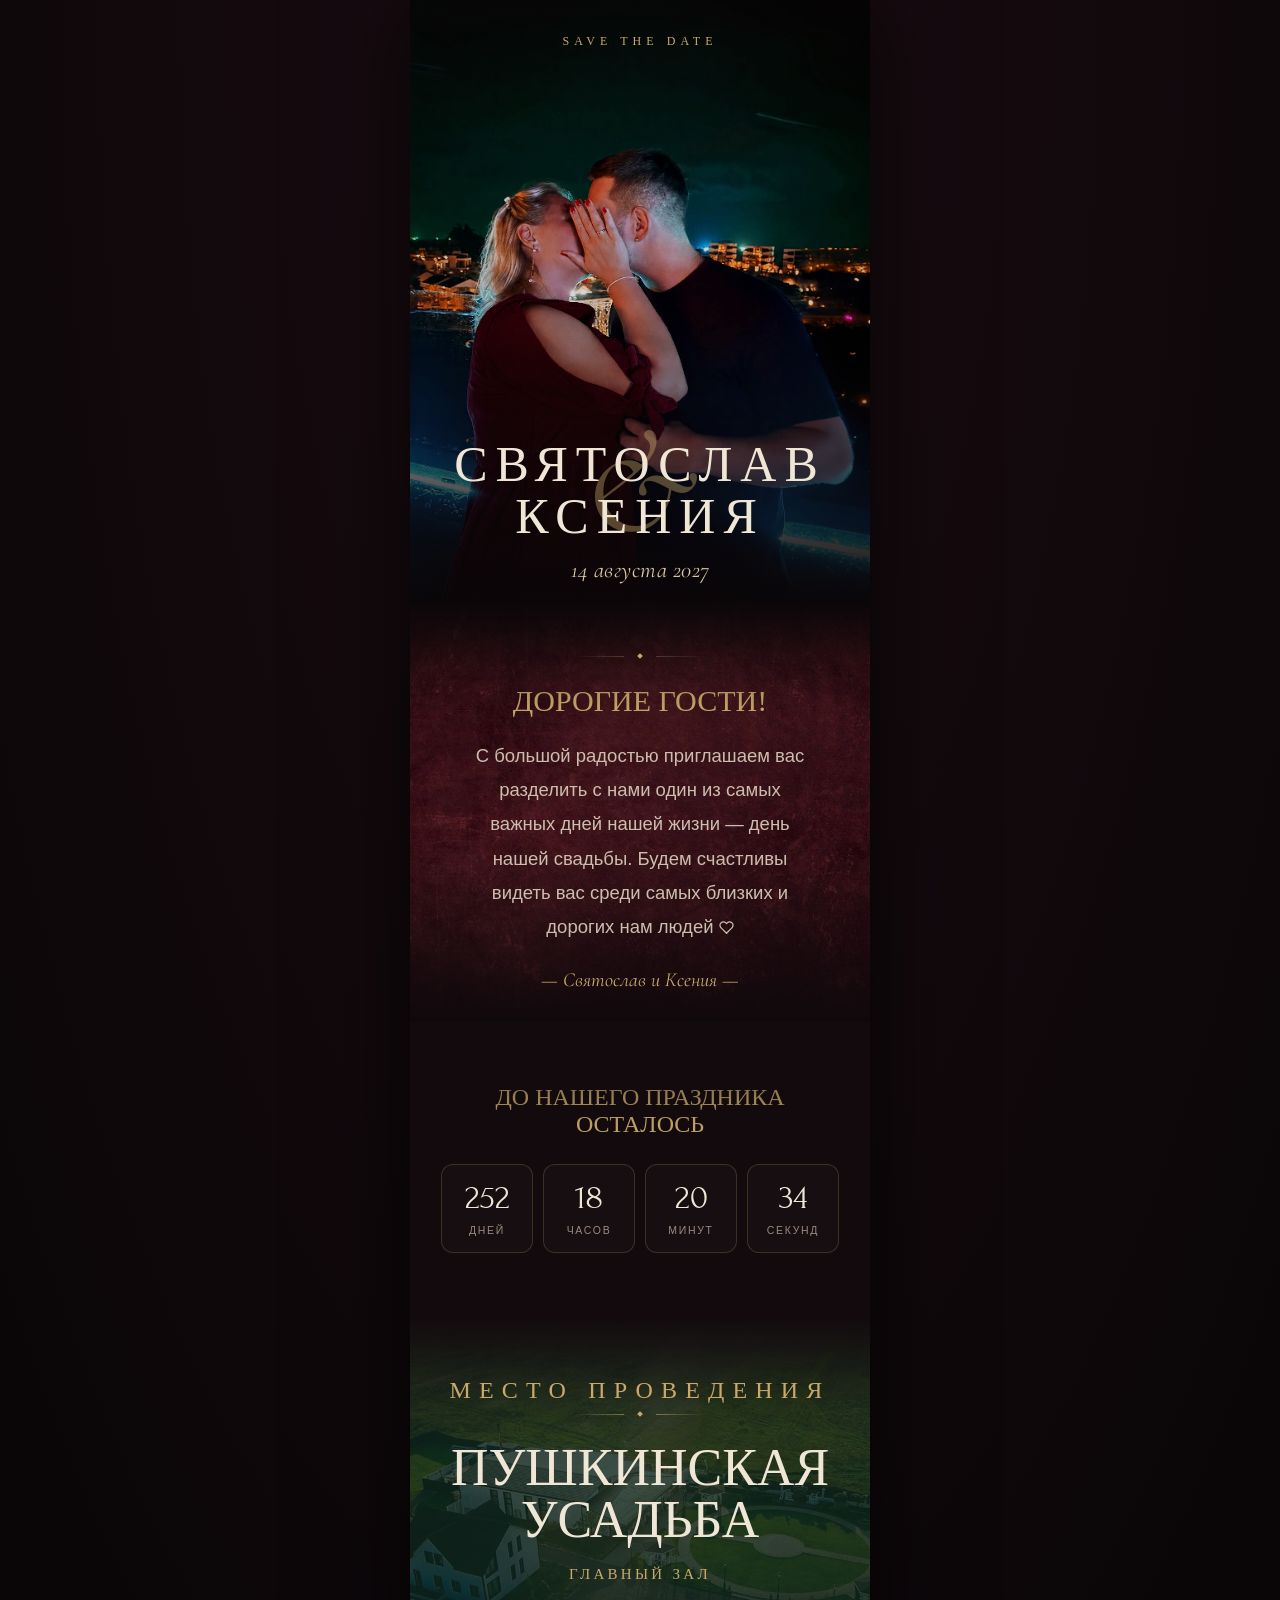
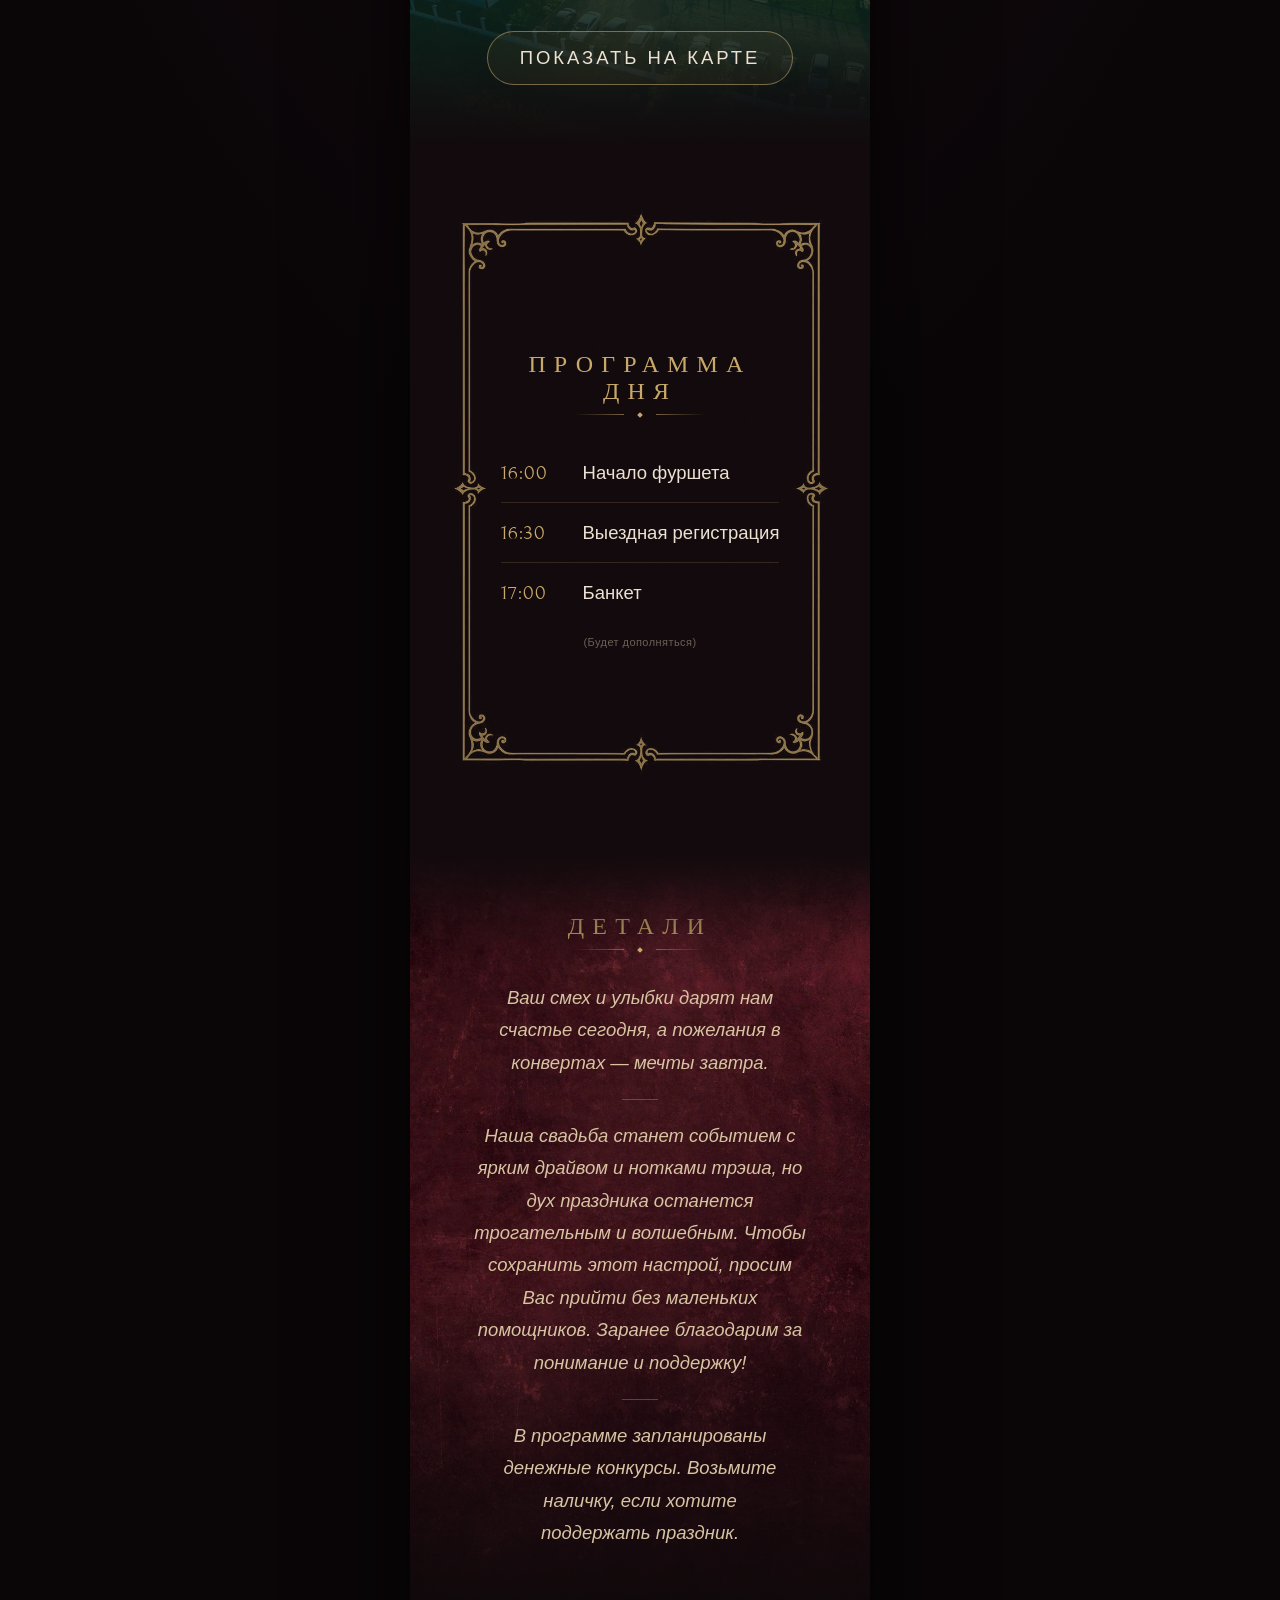
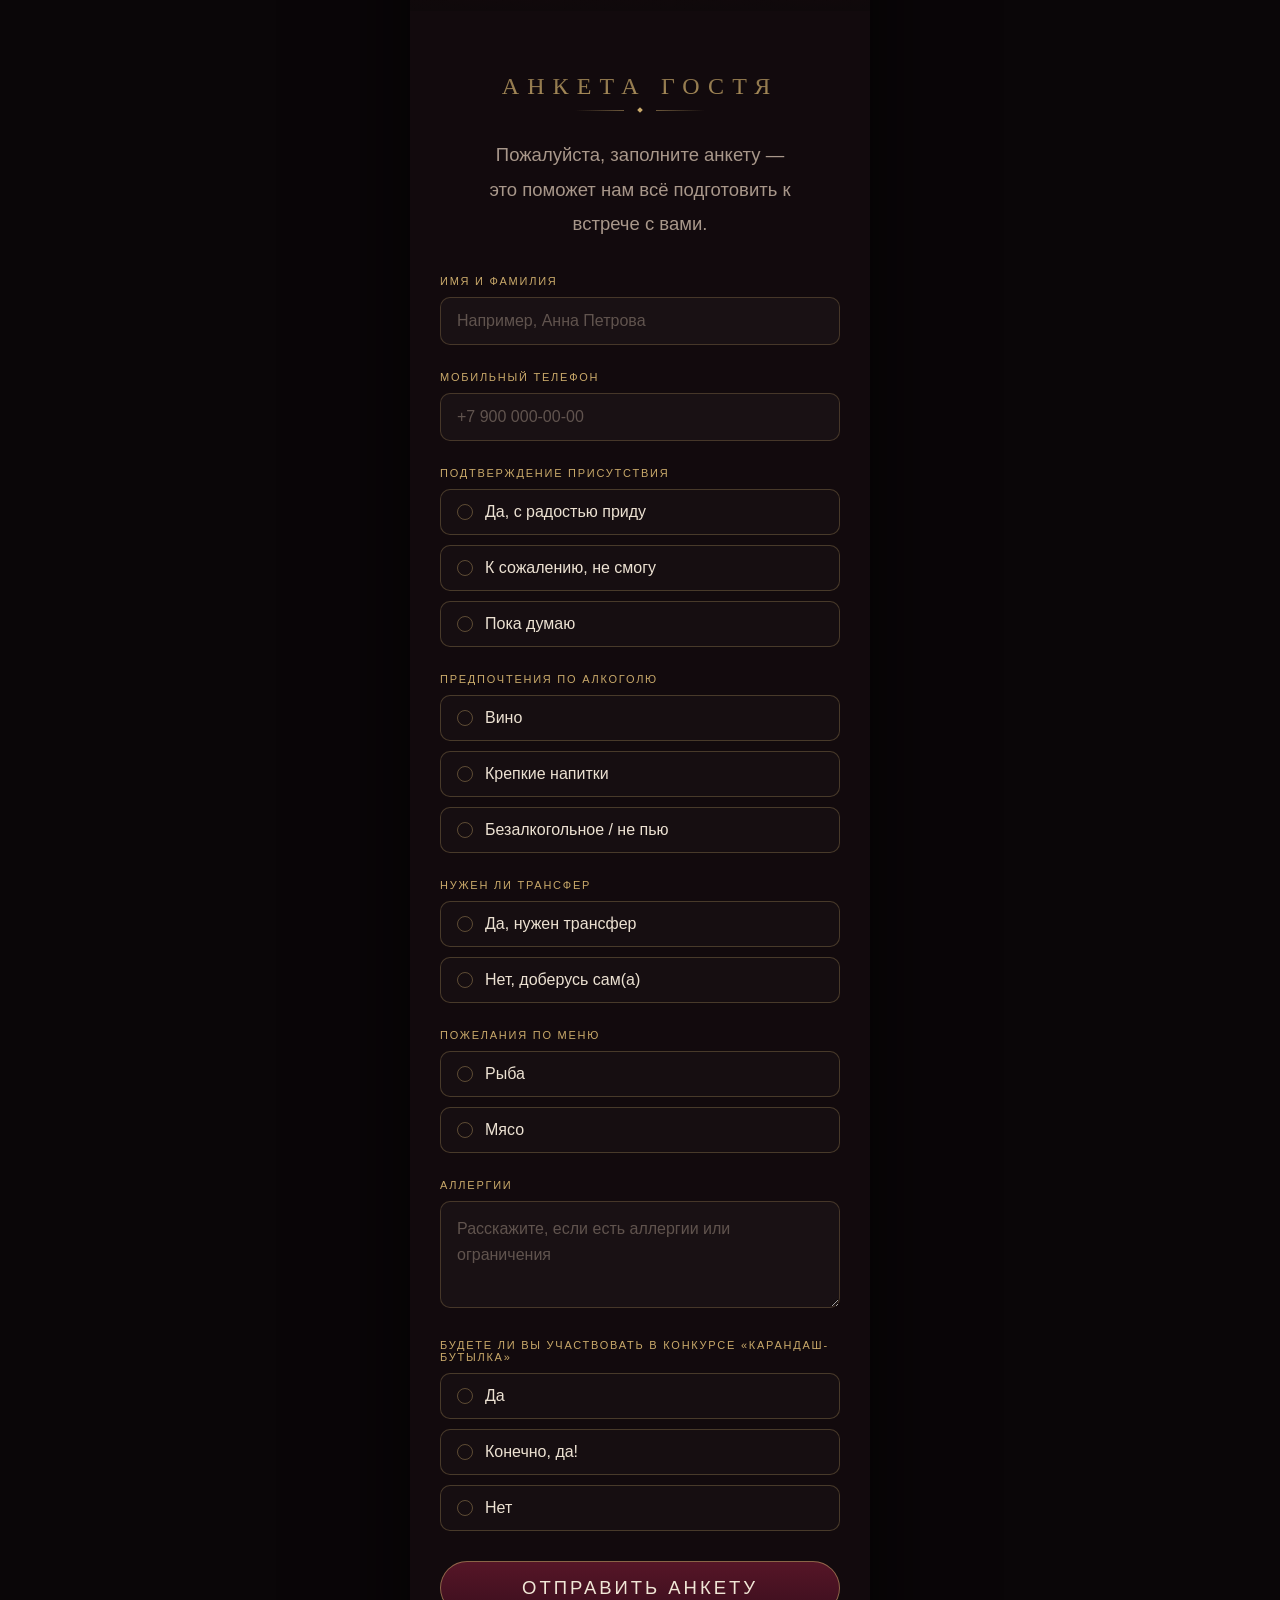
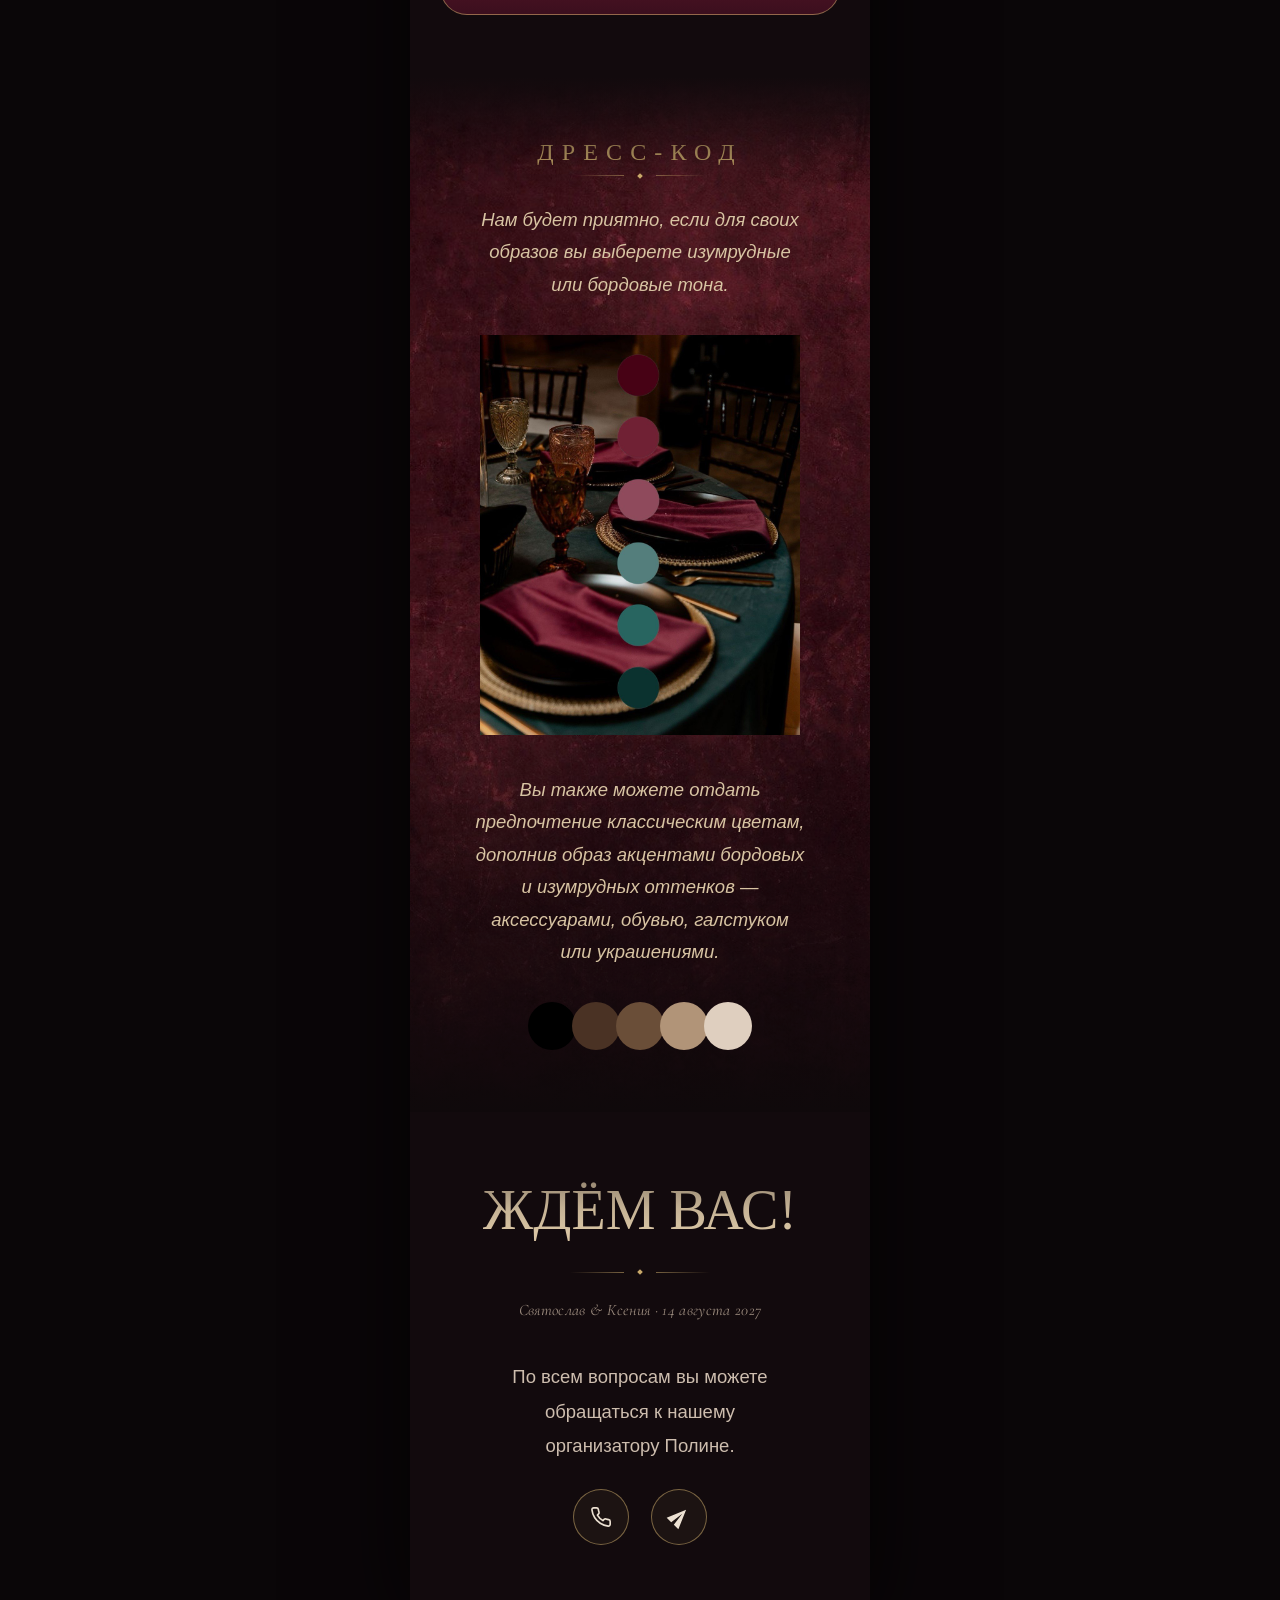
<file: index.html>
<!DOCTYPE html>
<html lang="ru">
<head>
<meta charset="utf-8">
<meta name="viewport" content="width=device-width, initial-scale=1">
<title>Святослав и Ксения — свадебное приглашение</title>
<link rel="icon" type="image/svg+xml" href="assets/favicon.svg">
<link rel="preconnect" href="https://fonts.googleapis.com">
<link rel="preconnect" href="https://fonts.gstatic.com" crossorigin>
<link href="https://fonts.googleapis.com/css2?family=Forum&family=Cormorant+Garamond:ital,wght@0,400;0,500;0,600;1,400;1,500;1,600&family=PT+Sans:wght@400;700&display=swap" rel="stylesheet">
<link href="https://fonts.cdnfonts.com/css/felidae" rel="stylesheet">
<link href="https://fonts.cdnfonts.com/css/poiret-one" rel="stylesheet">
<link rel="stylesheet" href="styles.css">
<script src="https://www.google.com/recaptcha/api.js?render=6Lfn7OAtAAAAABQyjv0iD5N-5kvRhlBTNGX9OBjZ" async defer></script>
</head>
<body>
<div class="page">
  <div class="card">

    <!-- ===== HERO ===== -->
    <div class="hero">
      <img src="assets/couple.jpg" alt="Святослав и Ксения" class="hero-photo" onerror="this.style.display='none'">
      <div class="hero-overlay"></div>
      <div class="hero-eyebrow">Save the date</div>
      <div class="hero-text">
        <div class="hero-name">Святослав</div>
        <div class="hero-amp">&amp;</div>
        <div class="hero-name">Ксения</div>
        <div class="hero-date">14 августа 2027</div>
      </div>
    </div>

    <!-- ===== INVITATION ===== -->
    <section class="section section--maroon center" style="padding-top:34px;padding-bottom:30px;">
      <div class="section-fade" style="--fade-from:#0a0608;"></div>
      <div class="divider" style="margin-top:20px;"><span class="divider-line"></span><span class="divider-dot"></span><span class="divider-line"></span></div>
      <h2 class="script-title" style="font-size:30px;color:#c9a96a;">Дорогие гости!</h2>
      <p class="body-text" style="max-width:340px;margin-left:auto;margin-right:auto;">С большой радостью приглашаем вас разделить с нами один из самых важных дней нашей жизни — день нашей свадьбы. Будем счастливы видеть вас среди самых близких и дорогих нам людей <svg width="15" height="15" viewBox="0 0 24 24" fill="none" stroke="#cdbdae" stroke-width="2" stroke-linecap="round" stroke-linejoin="round" style="vertical-align:-2px;"><path d="M20.84 4.61a5.5 5.5 0 0 0-7.78 0L12 5.67l-1.06-1.06a5.5 5.5 0 0 0-7.78 7.78l1.06 1.06L12 21.23l7.78-7.78 1.06-1.06a5.5 5.5 0 0 0 0-7.78z"></path></svg></p>
      <div class="signature">— Святослав и Ксения —</div>
    </section>

    <!-- ===== COUNTDOWN ===== -->
    <section class="section section--dark center">
      <div class="section-fade" style="--fade-from:#120a0d;"></div>
      <div class="script-sub">До нашего праздника осталось</div>
      <div class="countdown">
        <div class="countdown-cell"><div class="countdown-num" id="cd-d">—</div><div class="countdown-label">дней</div></div>
        <div class="countdown-cell"><div class="countdown-num" id="cd-h">00</div><div class="countdown-label">часов</div></div>
        <div class="countdown-cell"><div class="countdown-num" id="cd-m">00</div><div class="countdown-label">минут</div></div>
        <div class="countdown-cell"><div class="countdown-num" id="cd-s">00</div><div class="countdown-label">секунд</div></div>
      </div>
    </section>

    <!-- ===== VENUE ===== -->
    <section class="section section--photo center">
      <img src="assets/venue.jpg" alt="Пушкинская усадьба" class="section-bg" onerror="this.style.display='none'">
      <div class="section-bg-overlay section-bg-overlay--green"></div>
      <div class="section-fade" style="--fade-from:#120a0d;"></div>
      <div class="section-fade section-fade--bottom" style="--fade-to:#120a0d;"></div>
      <div class="section-content">
        <div class="eyebrow">Место проведения</div>
        <div class="divider"><span class="divider-line"></span><span class="divider-dot"></span><span class="divider-line"></span></div>
        <div class="venue-name">Пушкинская усадьба</div>
        <div class="venue-hall">Главный зал</div>
        <a href="https://yandex.ru/maps/-/CTv2RVkk" target="_blank" rel="noopener" class="btn btn--outline">Показать на карте</a>
      </div>
    </section>

    <!-- ===== SCHEDULE ===== -->
    <section class="section section--dark center" style="padding-top:14px;padding-bottom:14px;">
      <div class="section-fade" style="--fade-from:#120a0d;"></div>
      <div class="schedule-frame">
        <div class="schedule-frame-art"></div>
        <div class="schedule-frame-content">
          <div class="eyebrow">Программа дня</div>
          <div class="divider"><span class="divider-line"></span><span class="divider-dot"></span><span class="divider-line"></span></div>
          <div class="schedule">
            <div class="schedule-item">
              <div class="schedule-time">16:00</div>
              <div class="schedule-label">Начало фуршета</div>
            </div>
            <div class="schedule-item">
              <div class="schedule-time">16:30</div>
              <div class="schedule-label">Выездная регистрация</div>
            </div>
            <div class="schedule-item">
              <div class="schedule-time">17:00</div>
              <div class="schedule-label">Банкет</div>
            </div>
          </div>
          <div class="schedule-note">(Будет дополняться)</div>
        </div>
      </div>
    </section>

    <!-- ===== DETAILS ===== -->
    <section class="section section--maroon center">
      <div class="section-fade" style="--fade-from:#120a0d;"></div>
      <div class="eyebrow">Детали</div>
      <div class="divider" style="margin-bottom:30px;"><span class="divider-line"></span><span class="divider-dot"></span><span class="divider-line"></span></div>
      <p class="script-quote" style="margin-bottom:20px;">Ваш смех и улыбки дарят нам счастье сегодня, а пожелания в конвертах — мечты завтра.</p>
      <div class="mini-divider"></div>
      <p class="script-quote" style="margin-bottom:20px;">Наша свадьба станет событием с ярким драйвом и нотками трэша, но дух праздника останется трогательным и волшебным. Чтобы сохранить этот настрой, просим Вас прийти без маленьких помощников. Заранее благодарим за понимание и поддержку!</p>
      <div class="mini-divider"></div>
      <p class="script-quote" style="margin-bottom:0;">В программе запланированы денежные конкурсы. Возьмите наличку, если хотите поддержать праздник.</p>
    </section>

    <!-- ===== GUEST FORM ===== -->
    <section class="section section--dark">
      <div class="section-fade" style="--fade-from:#120a0d;"></div>
      <div class="center" style="margin-bottom:34px;">
        <div class="eyebrow">Анкета гостя</div>
        <div class="divider"><span class="divider-line"></span><span class="divider-dot"></span><span class="divider-line"></span></div>
        <p class="body-text" style="max-width:320px;margin:0 auto;color:#a8978a;">Пожалуйста, заполните анкету — это поможет нам всё подготовить к встрече с вами.</p>
      </div>

      <form id="guest-form" class="form" novalidate>
        <div class="field">
          <label class="field-label">Имя и фамилия</label>
          <input type="text" name="name" id="f-name" placeholder="Например, Анна Петрова" required>
        </div>

        <div class="field">
          <label class="field-label">Мобильный телефон</label>
          <input type="tel" name="phone" id="f-phone" placeholder="+7 900 000-00-00" required>
        </div>

        <div class="field">
          <label class="field-label">Подтверждение присутствия</label>
          <div class="option-group" data-group="attend" data-type="radio">
            <div class="option-row" data-value="Да, с радостью приду"><span class="option-dot"></span><span class="option-label">Да, с радостью приду</span></div>
            <div class="option-row" data-value="К сожалению, не смогу"><span class="option-dot"></span><span class="option-label">К сожалению, не смогу</span></div>
            <div class="option-row" data-value="Пока думаю"><span class="option-dot"></span><span class="option-label">Пока думаю</span></div>
          </div>
        </div>

        <div class="field">
          <label class="field-label">Предпочтения по алкоголю</label>
          <div class="option-group" data-group="alcoholType" data-type="radio">
            <div class="option-row" data-value="Вино"><span class="option-dot"></span><span class="option-label">Вино</span></div>
            <div class="option-row" data-value="Крепкие напитки"><span class="option-dot"></span><span class="option-label">Крепкие напитки</span></div>
            <div class="option-row" data-value="Безалкогольное / не пью"><span class="option-dot"></span><span class="option-label">Безалкогольное / не пью</span></div>
          </div>

          <div class="sub-block" id="wine-block" hidden>
            <div>
              <div class="sub-label">Цвет вина</div>
              <div class="option-group" data-group="wineColor" data-type="radio">
                <div class="option-row" data-value="Красное"><span class="option-dot"></span><span class="option-label">Красное</span></div>
                <div class="option-row" data-value="Белое"><span class="option-dot"></span><span class="option-label">Белое</span></div>
              </div>
            </div>
            <div>
              <div class="sub-label">Сухость</div>
              <div class="option-group" data-group="wineSweet" data-type="radio">
                <div class="option-row" data-value="Сухое"><span class="option-dot"></span><span class="option-label">Сухое</span></div>
                <div class="option-row" data-value="Полусухое"><span class="option-dot"></span><span class="option-label">Полусухое</span></div>
                <div class="option-row" data-value="Полусладкое"><span class="option-dot"></span><span class="option-label">Полусладкое</span></div>
              </div>
            </div>
          </div>

          <div class="sub-block" id="spirit-block" hidden>
            <div class="sub-label">Крепкий напиток</div>
            <div class="option-group" data-group="spirit" data-type="radio">
              <div class="option-row" data-value="Водка"><span class="option-dot"></span><span class="option-label">Водка</span></div>
              <div class="option-row" data-value="Коньяк"><span class="option-dot"></span><span class="option-label">Коньяк</span></div>
              <div class="option-row" data-value="Джин"><span class="option-dot"></span><span class="option-label">Джин</span></div>
              <div class="option-row" data-value="Виски"><span class="option-dot"></span><span class="option-label">Виски</span></div>
              <div class="option-row" data-value="Ром"><span class="option-dot"></span><span class="option-label">Ром</span></div>
            </div>
          </div>
        </div>

        <div class="field">
          <label class="field-label">Нужен ли трансфер</label>
          <div class="option-group" data-group="transfer" data-type="radio">
            <div class="option-row" data-value="Да, нужен трансфер"><span class="option-dot"></span><span class="option-label">Да, нужен трансфер</span></div>
            <div class="option-row" data-value="Нет, доберусь сам(а)"><span class="option-dot"></span><span class="option-label">Нет, доберусь сам(а)</span></div>
          </div>
        </div>

        <div class="field">
          <label class="field-label">Пожелания по меню</label>
          <div class="option-group" data-group="menuChoice" data-type="radio">
            <div class="option-row" data-value="Рыба"><span class="option-dot"></span><span class="option-label">Рыба</span></div>
            <div class="option-row" data-value="Мясо"><span class="option-dot"></span><span class="option-label">Мясо</span></div>
          </div>
        </div>

        <div class="field">
          <label class="field-label">Аллергии</label>
          <textarea name="allergies" id="f-allergies" rows="3" placeholder="Расскажите, если есть аллергии или ограничения"></textarea>
        </div>

        <div class="field">
          <label class="field-label">Будете ли вы участвовать в конкурсе «Карандаш-бутылка»</label>
          <div class="option-group" data-group="pencil" data-type="radio" data-pencil-joke="true">
            <div class="option-row" data-value="Да"><span class="option-dot"></span><span class="option-label">Да</span></div>
            <div class="option-row" data-value="Конечно, да!"><span class="option-dot"></span><span class="option-label">Конечно, да!</span></div>
            <div class="option-row" data-value="Нет"><span class="option-dot"></span><span class="option-label">Нет</span></div>
          </div>
        </div>

        <button type="submit" class="btn btn--fill" id="f-submit">Отправить анкету</button>
        <div class="form-error" id="f-error" hidden>Пожалуйста, заполните все пункты анкеты.</div>
      </form>

      <div class="thanks" id="thanks" hidden>
        <div class="thanks-dot"></div>
        <div class="script-title" style="font-size:34px;">Спасибо!</div>
        <p class="body-text">Мы получили вашу анкету.<br>До встречи на нашем празднике!</p>
      </div>
    </section>

    <!-- ===== DRESS CODE ===== -->
    <section class="section section--maroon center">
      <div class="section-fade" style="--fade-from:#120a0d;"></div>
      <div class="eyebrow">Дресс-код</div>
      <div class="divider"><span class="divider-line"></span><span class="divider-dot"></span><span class="divider-line"></span></div>
      <p class="script-quote" style="max-width:330px;margin:0 auto 34px;">Нам будет приятно, если для своих образов вы выберете изумрудные или бордовые тона.</p>
      <img src="assets/dresscode-palette.jpg" alt="Палитра дресс-кода" class="dresscode-img" onerror="this.style.display='none'">
      <p class="script-quote" style="max-width:330px;margin:34px auto 0;">Вы также можете отдать предпочтение классическим цветам, дополнив образ акцентами бордовых и изумрудных оттенков — аксессуарами, обувью, галстуком или украшениями.</p>
      <div class="dresscode-swatches">
        <span class="dresscode-swatch" style="background:#000000;"></span>
        <span class="dresscode-swatch" style="background:#4A3224;"></span>
        <span class="dresscode-swatch" style="background:#6A4E38;"></span>
        <span class="dresscode-swatch" style="background:#B19478;"></span>
        <span class="dresscode-swatch" style="background:#DFCFBF;"></span>
      </div>
    </section>

    <!-- ===== CLOSING ===== -->
    <section class="section section--dark center" style="padding:70px 30px 80px;">
      <div class="section-fade" style="--fade-from:#120a0d;"></div>
      <div class="closing-title">Ждём вас!</div>
      <div class="divider" style="width:140px;margin-top:32px;"><span class="divider-line"></span><span class="divider-dot"></span><span class="divider-line"></span></div>
      <div class="closing-sub">Святослав &amp; Ксения · 14 августа 2027</div>
      <p class="body-text" style="max-width:320px;margin:40px auto 0;">По всем вопросам вы можете обращаться к нашему организатору Полине.</p>
      <div class="contact-row">
        <a href="tel:+79817024401" class="contact-btn" aria-label="Позвонить">
          <svg width="22" height="22" viewBox="0 0 24 24" fill="none" stroke="#ece1d2" stroke-width="1.8" stroke-linecap="round" stroke-linejoin="round"><path d="M22 16.92v3a2 2 0 0 1-2.18 2 19.79 19.79 0 0 1-8.63-3.07 19.5 19.5 0 0 1-6-6 19.79 19.79 0 0 1-3.07-8.67A2 2 0 0 1 4.11 2h3a2 2 0 0 1 2 1.72c.127.96.362 1.903.7 2.81a2 2 0 0 1-.45 2.11L8.09 9.91a16 16 0 0 0 6 6l1.27-1.27a2 2 0 0 1 2.11-.45c.907.338 1.85.573 2.81.7A2 2 0 0 1 22 16.92z"></path></svg>
        </a>
        <a href="https://t.me/apollina_smirnova" target="_blank" rel="noopener" class="contact-btn" aria-label="Написать в телеграм">
          <svg width="22" height="22" viewBox="0 0 24 24" fill="none" style="transform:rotate(-45deg);"><path d="M2 21l21-9L2 3v7l15 2-15 2v7z" fill="#ece1d2"></path></svg>
        </a>
      </div>
    </section>

  </div>
</div>
<script src="script.js"></script>
</body>
</html>
</file>
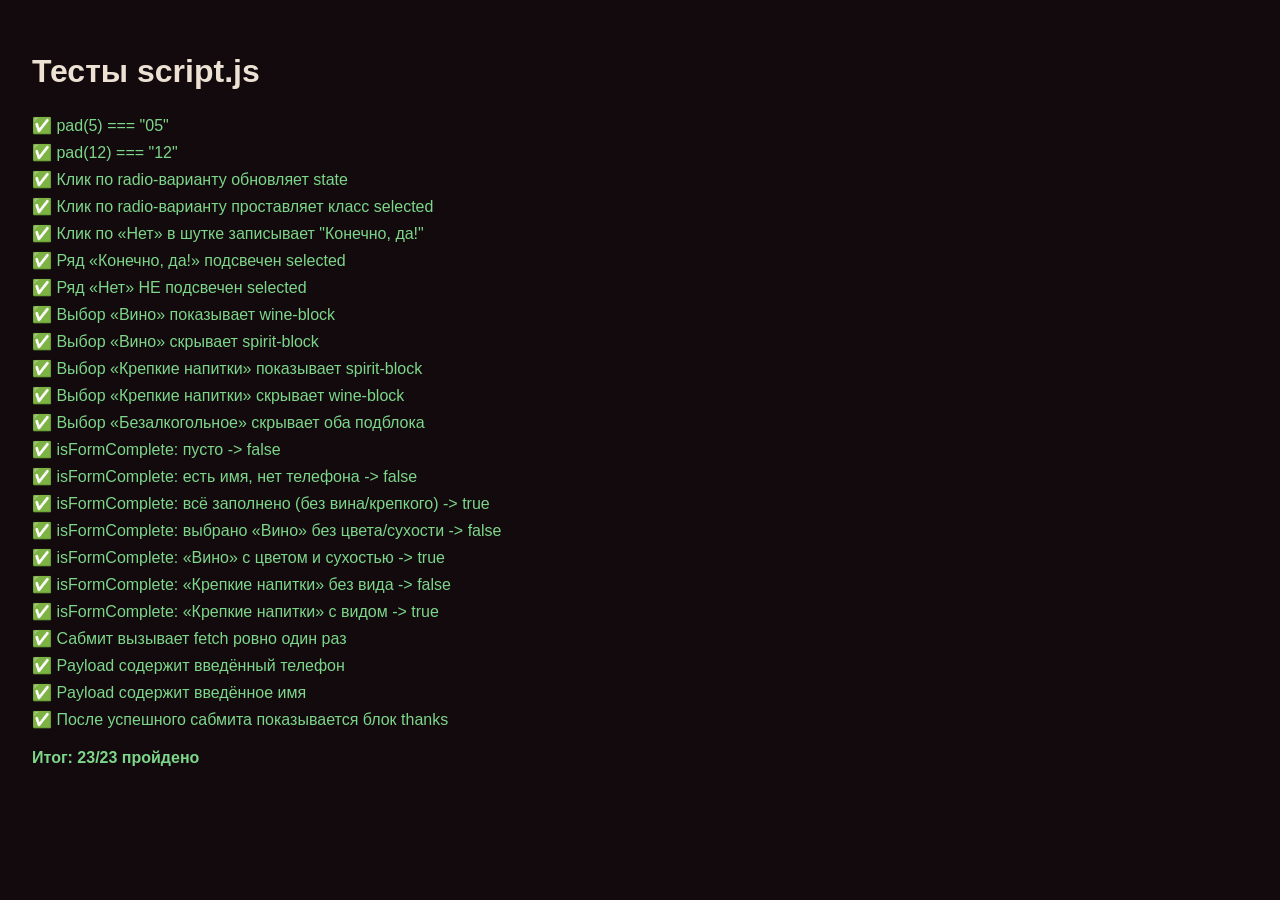
<file: tests/test.html>
<!DOCTYPE html>
<html lang="ru">
<head>
<meta charset="utf-8">
<title>Тесты script.js</title>
<style>
  body { font-family: sans-serif; background: #120a0d; color: #ece1d2; padding: 24px; }
  #results div { padding: 4px 0; }
  .pass { color: #7dd68a; }
  .fail { color: #e08b8b; }
  #summary { margin-top: 16px; font-weight: bold; }
  /* DOM-стаб не показываем, но не скрываем через display:none, чтобы hidden-атрибут отрабатывал как в реальной странице */
  #stub { display: none; }
</style>
</head>
<body>

<h1>Тесты script.js</h1>
<div id="results"></div>
<div id="summary"></div>

<!-- ===== DOM-СТАБ: минимальный набор элементов, которые трогает script.js ===== -->
<div id="stub">
  <div id="cd-d"></div>
  <div id="cd-h"></div>
  <div id="cd-m"></div>
  <div id="cd-s"></div>

  <form id="guest-form" novalidate>
    <input type="text" id="f-name">
    <input type="tel" id="f-phone">

    <div class="option-group" data-group="attend" data-type="radio">
      <div class="option-row" data-value="Да, с радостью приду"><span class="option-dot"></span><span class="option-label">Да, с радостью приду</span></div>
      <div class="option-row" data-value="К сожалению, не смогу"><span class="option-dot"></span><span class="option-label">К сожалению, не смогу</span></div>
      <div class="option-row" data-value="Пока думаю"><span class="option-dot"></span><span class="option-label">Пока думаю</span></div>
    </div>

    <div class="option-group" data-group="alcoholType" data-type="radio">
      <div class="option-row" data-value="Вино"><span class="option-dot"></span><span class="option-label">Вино</span></div>
      <div class="option-row" data-value="Крепкие напитки"><span class="option-dot"></span><span class="option-label">Крепкие напитки</span></div>
      <div class="option-row" data-value="Безалкогольное / не пью"><span class="option-dot"></span><span class="option-label">Безалкогольное / не пью</span></div>
    </div>

    <div id="wine-block" hidden>
      <div class="option-group" data-group="wineColor" data-type="radio">
        <div class="option-row" data-value="Красное"><span class="option-dot"></span><span class="option-label">Красное</span></div>
        <div class="option-row" data-value="Белое"><span class="option-dot"></span><span class="option-label">Белое</span></div>
      </div>
      <div class="option-group" data-group="wineSweet" data-type="radio">
        <div class="option-row" data-value="Сухое"><span class="option-dot"></span><span class="option-label">Сухое</span></div>
        <div class="option-row" data-value="Полусухое"><span class="option-dot"></span><span class="option-label">Полусухое</span></div>
        <div class="option-row" data-value="Полусладкое"><span class="option-dot"></span><span class="option-label">Полусладкое</span></div>
      </div>
    </div>

    <div id="spirit-block" hidden>
      <div class="option-group" data-group="spirit" data-type="radio">
        <div class="option-row" data-value="Водка"><span class="option-dot"></span><span class="option-label">Водка</span></div>
        <div class="option-row" data-value="Коньяк"><span class="option-dot"></span><span class="option-label">Коньяк</span></div>
        <div class="option-row" data-value="Джин"><span class="option-dot"></span><span class="option-label">Джин</span></div>
        <div class="option-row" data-value="Виски"><span class="option-dot"></span><span class="option-label">Виски</span></div>
        <div class="option-row" data-value="Ром"><span class="option-dot"></span><span class="option-label">Ром</span></div>
      </div>
    </div>

    <div class="option-group" data-group="transfer" data-type="radio">
      <div class="option-row" data-value="Да, нужен трансфер"><span class="option-dot"></span><span class="option-label">Да, нужен трансфер</span></div>
      <div class="option-row" data-value="Нет, доберусь сам(а)"><span class="option-dot"></span><span class="option-label">Нет, доберусь сам(а)</span></div>
    </div>

    <div class="option-group" data-group="menuChoice" data-type="radio">
      <div class="option-row" data-value="Рыба"><span class="option-dot"></span><span class="option-label">Рыба</span></div>
      <div class="option-row" data-value="Мясо"><span class="option-dot"></span><span class="option-label">Мясо</span></div>
    </div>

    <textarea id="f-allergies"></textarea>

    <div class="option-group" data-group="pencil" data-type="radio" data-pencil-joke="true">
      <div class="option-row" data-value="Да"><span class="option-dot"></span><span class="option-label">Да</span></div>
      <div class="option-row" data-value="Конечно, да!"><span class="option-dot"></span><span class="option-label">Конечно, да!</span></div>
      <div class="option-row" data-value="Нет"><span class="option-dot"></span><span class="option-label">Нет</span></div>
    </div>

    <button type="submit" id="f-submit">Отправить анкету</button>
    <div id="f-error" hidden></div>
  </form>

  <div id="thanks" hidden></div>
</div>

<!-- Сам тестируемый скрипт: top-level const/function становятся видны следующему <script> на этой же странице -->
<script src="../script.js"></script>

<script>
(function () {
  const resultsEl = document.getElementById('results');
  const summaryEl = document.getElementById('summary');
  let passed = 0;
  let total = 0;

  function assert(name, cond) {
    total++;
    if (cond) passed++;
    const row = document.createElement('div');
    row.className = cond ? 'pass' : 'fail';
    row.textContent = (cond ? '✅ ' : '❌ ') + name;
    resultsEl.appendChild(row);
  }

  function clickOption(groupEl, value) {
    const row = [...groupEl.querySelectorAll('.option-row')].find(r => r.dataset.value === value);
    row.click();
  }

  function resetState() {
    Object.keys(state).forEach(k => { state[k] = ''; });
    document.querySelectorAll('.option-row.selected').forEach(r => r.classList.remove('selected'));
    updateAlcoholBlocks();
  }

  // 1. pad()
  assert('pad(5) === "05"', pad(5) === '05');
  assert('pad(12) === "12"', pad(12) === '12');

  // 2. Радио-группы — базовый выбор
  resetState();
  const attendGroup = document.querySelector('.option-group[data-group="attend"]');
  clickOption(attendGroup, 'Да, с радостью приду');
  assert('Клик по radio-варианту обновляет state', state.attend === 'Да, с радостью приду');
  assert('Клик по radio-варианту проставляет класс selected', attendGroup.querySelector('[data-value="Да, с радостью приду"]').classList.contains('selected'));

  // 3. Шутка про карандаш-бутылку
  resetState();
  const pencilGroup = document.querySelector('.option-group[data-group="pencil"]');
  clickOption(pencilGroup, 'Нет');
  assert('Клик по «Нет» в шутке записывает "Конечно, да!"', state.pencil === 'Конечно, да!');
  assert('Ряд «Конечно, да!» подсвечен selected', pencilGroup.querySelector('[data-value="Конечно, да!"]').classList.contains('selected'));
  assert('Ряд «Нет» НЕ подсвечен selected', !pencilGroup.querySelector('[data-value="Нет"]').classList.contains('selected'));

  // 4. Алкогольные подблоки
  resetState();
  const alcoholGroup = document.querySelector('.option-group[data-group="alcoholType"]');
  const wineBlock = document.getElementById('wine-block');
  const spiritBlock = document.getElementById('spirit-block');

  clickOption(alcoholGroup, 'Вино');
  assert('Выбор «Вино» показывает wine-block', wineBlock.hidden === false);
  assert('Выбор «Вино» скрывает spirit-block', spiritBlock.hidden === true);

  clickOption(alcoholGroup, 'Крепкие напитки');
  assert('Выбор «Крепкие напитки» показывает spirit-block', spiritBlock.hidden === false);
  assert('Выбор «Крепкие напитки» скрывает wine-block', wineBlock.hidden === true);

  clickOption(alcoholGroup, 'Безалкогольное / не пью');
  assert('Выбор «Безалкогольное» скрывает оба подблока', wineBlock.hidden === true && spiritBlock.hidden === true);

  // 5. isFormComplete
  resetState();
  assert('isFormComplete: пусто -> false', isFormComplete('', '') === false);
  assert('isFormComplete: есть имя, нет телефона -> false', isFormComplete('Анна Петрова', '') === false);

  state.attend = 'Да, с радостью приду';
  state.alcoholType = 'Безалкогольное / не пью';
  state.transfer = 'Нет, доберусь сам(а)';
  state.menuChoice = 'Мясо';
  state.pencil = 'Да';
  assert('isFormComplete: всё заполнено (без вина/крепкого) -> true', isFormComplete('Анна Петрова', '+79000000000') === true);

  state.alcoholType = 'Вино';
  assert('isFormComplete: выбрано «Вино» без цвета/сухости -> false', isFormComplete('Анна Петрова', '+79000000000') === false);
  state.wineColor = 'Красное';
  state.wineSweet = 'Сухое';
  assert('isFormComplete: «Вино» с цветом и сухостью -> true', isFormComplete('Анна Петрова', '+79000000000') === true);

  state.alcoholType = 'Крепкие напитки';
  assert('isFormComplete: «Крепкие напитки» без вида -> false', isFormComplete('Анна Петрова', '+79000000000') === false);
  state.spirit = 'Виски';
  assert('isFormComplete: «Крепкие напитки» с видом -> true', isFormComplete('Анна Петрова', '+79000000000') === true);

  // 6. Сабмит формы
  resetState();
  document.getElementById('f-name').value = 'Иван Иванов';
  document.getElementById('f-phone').value = '+79111234567';
  clickOption(document.querySelector('.option-group[data-group="attend"]'), 'Да, с радостью приду');
  clickOption(document.querySelector('.option-group[data-group="alcoholType"]'), 'Безалкогольное / не пью');
  clickOption(document.querySelector('.option-group[data-group="transfer"]'), 'Нет, доберусь сам(а)');
  clickOption(document.querySelector('.option-group[data-group="menuChoice"]'), 'Мясо');
  clickOption(document.querySelector('.option-group[data-group="pencil"]'), 'Да');

  let fetchCalls = [];
  const originalFetch = window.fetch;
  window.fetch = function (url, opts) {
    fetchCalls.push({ url, opts });
    return Promise.resolve({ ok: true });
  };

  const form = document.getElementById('guest-form');
  const thanksEl = document.getElementById('thanks');

  form.dispatchEvent(new Event('submit', { bubbles: true, cancelable: true }));

  // submit-обработчик асинхронный (await fetch) — ждём следующий тик
  setTimeout(() => {
    assert('Сабмит вызывает fetch ровно один раз', fetchCalls.length === 1);
    const body = fetchCalls[0] ? JSON.parse(fetchCalls[0].opts.body) : {};
    assert('Payload содержит введённый телефон', body.phone === '+79111234567');
    assert('Payload содержит введённое имя', body.name === 'Иван Иванов');
    assert('После успешного сабмита показывается блок thanks', thanksEl.hidden === false);

    window.fetch = originalFetch;

    summaryEl.textContent = `Итог: ${passed}/${total} пройдено`;
    summaryEl.className = passed === total ? 'pass' : 'fail';
  }, 0);
})();
</script>

</body>
</html>
</file>
<file: styles.css>
* { margin: 0; padding: 0; box-sizing: border-box; }
html, body { background: #0a0608; }
input::placeholder, textarea::placeholder { color: rgba(154,138,125,0.55); }
input:focus, textarea:focus { border-color: rgba(201,169,106,0.6) !important; }

body { font-family: 'Poiret One', sans-serif; font-size: 18.5px; }

.page {
  min-height: 100vh;
  width: 100%;
  background:
    radial-gradient(120% 60% at 50% 0%, #1c0d13 0%, #0a0608 55%),
    radial-gradient(90% 50% at 50% 100%, #0c1a15 0%, rgba(10,6,8,0) 60%);
  display: flex;
  justify-content: center;
}

.card {
  width: 100%;
  max-width: 460px;
  background: #120a0d;
  position: relative;
  overflow: hidden;
  box-shadow: 0 0 90px rgba(0,0,0,0.7);
}

.center { text-align: center; }

/* Hero */
.hero { position: relative; width: 100%; height: 600px; }
.hero-photo {
  position: absolute; inset: 0; width: 100%; height: 100%;
  object-fit: cover; object-position: 50% 30%;
  filter: brightness(0.92) contrast(1.05);
  background: linear-gradient(135deg, #2a1620, #12241c);
}
.hero-overlay {
  position: absolute; inset: 0;
  background: linear-gradient(180deg, rgba(10,6,8,0.55) 0%, rgba(10,6,8,0.05) 26%, rgba(10,6,8,0.1) 52%, rgba(10,6,8,0.96) 100%);
}
.hero-eyebrow {
  position: absolute; top: 34px; left: 0; right: 0; text-align: center;
  font-family: 'Felidae', serif; text-transform: uppercase;
  color: #c9a96a; font-size: 12px; letter-spacing: 0.42em;
}
.hero-text { position: absolute; left: 0; right: 0; bottom: 16px; text-align: center; padding: 0 24px; }
.hero-name { position: relative; z-index: 1; font-family: 'Felidae', serif; color: #f0e6d6; font-size: 50px; line-height: 1.04; letter-spacing: 0.16em; text-transform: uppercase; }
.hero-amp {
  position: absolute; left: 50%; top: 30%; transform: translate(-50%, -50%);
  z-index: 0; pointer-events: none;
  font-family: 'Cormorant Garamond', serif; font-style: italic; color: #c9a96a; opacity: 0.4;
  font-size: 150px; line-height: 1; margin: 0;
}
.hero-date { font-family: 'Cormorant Garamond', serif; font-style: italic; color: #d8c4a3; font-size: 23px; margin-top: 14px; letter-spacing: 0.02em; }

/* Sections */
.section { position: relative; padding: 62px 30px; }
.section--maroon {
  position: relative; z-index: 0;
  background: #2a0c16 url('assets/maroon-texture.jpg') center / cover no-repeat;
}
.section--maroon::before {
  content: '';
  position: absolute; inset: 0;
  z-index: -1;
  pointer-events: none;
  background:
    linear-gradient(rgba(0,0,0,0.15), rgba(0,0,0,0.15)),
    linear-gradient(to bottom, transparent 0%, transparent 55%, rgba(18,10,13,0.65) 85%, #120a0d 100%);
}
.section--dark { background: #120a0d; }

.section-fade {
  position: absolute; top: 0; left: 0; right: 0; height: 120px;
  background: linear-gradient(to bottom,
    var(--fade-from) 0%,
    color-mix(in srgb, var(--fade-from) 75%, transparent) 25%,
    color-mix(in srgb, var(--fade-from) 35%, transparent) 55%,
    color-mix(in srgb, var(--fade-from) 10%, transparent) 80%,
    transparent 100%);
  pointer-events: none;
}
.section-fade--bottom {
  top: auto; bottom: 0; height: 160px;
  background: linear-gradient(to top,
    var(--fade-to) 0%,
    color-mix(in srgb, var(--fade-to) 75%, transparent) 25%,
    color-mix(in srgb, var(--fade-to) 35%, transparent) 55%,
    color-mix(in srgb, var(--fade-to) 10%, transparent) 80%,
    transparent 100%);
}

.divider { display: flex; align-items: center; justify-content: center; gap: 14px; margin: 8px auto 26px; width: 130px; }
.divider-line { flex: 1; height: 1px; background: linear-gradient(90deg, transparent, rgba(201,169,106,0.55)); }
.divider-line:last-child { background: linear-gradient(90deg, rgba(201,169,106,0.55), transparent); }
.divider-dot { width: 4px; height: 4px; background: #c9a96a; transform: rotate(45deg); }

.script-title { font-family: 'Felidae', serif; text-transform: uppercase; color: #d8c4a3; font-size: 38px; font-weight: 500; line-height: 1.1; }
.body-text { color: #cdbdae; font-size: 18.5px; line-height: 1.85; margin-top: 22px; text-wrap: pretty; }
.signature { font-family: 'Cormorant Garamond', serif; font-style: italic; color: #c9a96a; font-size: 20px; margin-top: 24px; }

.script-sub { font-family: 'Felidae', serif; text-transform: uppercase; color: #c9a96a; font-size: 24px; margin-bottom: 26px; }
.countdown { display: flex; justify-content: center; gap: 10px; }
.countdown-cell { flex: 1; max-width: 92px; border: 1px solid rgba(201,169,106,0.22); border-radius: 12px; padding: 16px 6px; background: rgba(255,255,255,0.02); }
.countdown-num { font-family: 'Forum', serif; color: #f0e6d6; font-size: 34px; line-height: 1; }
.countdown-label { color: #9a8a7d; font-size: 10.5px; letter-spacing: 0.16em; text-transform: uppercase; margin-top: 9px; }

.section--photo { position: relative; overflow: hidden; }
.section-bg {
  position: absolute; inset: 0; width: 100%; height: 100%; object-fit: cover;
  background: linear-gradient(135deg, #12241c, #0c1a15);
}
.section-bg-overlay { position: absolute; inset: 0; }
.section-bg-overlay--green { background: linear-gradient(180deg, rgba(12,36,29,0.88) 0%, rgba(12,36,29,0.8) 40%, rgba(12,36,29,0.92) 100%); }
.section-content { position: relative; }

.script-quote { font-family: 'Poiret One', sans-serif; font-style: italic; color: #d8c4a3; font-size: 18.5px; line-height: 1.75; max-width: 340px; margin: 0 auto 26px; text-wrap: pretty; }
.mini-divider { width: 36px; height: 1px; background: rgba(201,169,106,0.35); margin: 0 auto 20px; }

.eyebrow { font-family: 'Felidae', serif; font-weight: 400; color: #c9a96a; font-size: 24px; letter-spacing: 0.34em; text-transform: uppercase; }
.venue-name { font-family: 'Felidae', serif; text-transform: uppercase; color: #f0e6d6; font-size: 52px; line-height: 1; margin: 8px 0 20px; }
.venue-hall {
  margin-bottom: 20px;
  color: #c9a96a; font-family: 'Felidae', serif; font-size: 15px;
  letter-spacing: 0.22em; text-transform: uppercase;
}

.schedule-frame { position: relative; width: 100%; max-width: 380px; aspect-ratio: 675 / 1200; margin: 0 auto; }
.schedule-frame-art {
  position: absolute; inset: 0;
  pointer-events: none;
  background-image: url('assets/schedule-frame-gold.png');
  background-size: 100% 100%;
  background-repeat: no-repeat;
}
.schedule-frame-content {
  position: absolute; inset: 0;
  display: flex; flex-direction: column; justify-content: center;
  padding: 56px 40px;
}
.schedule { display: flex; flex-direction: column; max-width: 280px; margin: 0 auto; text-align: left; }
.schedule-item { display: flex; align-items: baseline; gap: 18px; padding: 18px 0; border-bottom: 1px solid rgba(201,169,106,0.18); }
.schedule-item:last-child { border-bottom: none; }
.schedule-time { font-family: 'Forum', serif; color: #c9a96a; font-size: 20px; letter-spacing: 0.04em; flex: none; width: 64px; }
.schedule-label { color: #ece1d2; font-size: 18.5px; }
.schedule-note { margin-top: 14px; color: #6e6058; font-size: 11px; letter-spacing: 0.04em; }

.btn {
  display: inline-flex; align-items: center; justify-content: center; gap: 10px;
  margin-top: 28px; padding: 15px 32px; border-radius: 999px;
  font-size: 18.5px; letter-spacing: 0.16em; text-transform: uppercase;
  text-decoration: none; cursor: pointer; border: none;
  font-family: 'Poiret One', sans-serif;
}
.btn--outline { border: 1px solid rgba(201,169,106,0.55); background: rgba(201,169,106,0.06); color: #ece1d2; }
.btn--outline:hover { background: rgba(201,169,106,0.16); }
.btn--fill { width: 100%; border: 1px solid rgba(201,169,106,0.55); background: linear-gradient(180deg, rgba(109,26,48,0.75), rgba(74,17,36,0.75)); color: #f0e6d6; margin-top: 4px; }
.btn--fill:hover { background: linear-gradient(180deg, rgba(129,32,56,0.9), rgba(94,21,44,0.9)); }
.btn--fill:disabled { opacity: 0.6; cursor: default; }

/* Form */
.form { display: flex; flex-direction: column; gap: 26px; }
.field-label { display: block; color: #c9a96a; font-size: 11px; letter-spacing: 0.16em; text-transform: uppercase; margin-bottom: 10px; }
input[type="text"], input[type="tel"], textarea {
  width: 100%; background: rgba(255,255,255,0.03); border: 1px solid rgba(201,169,106,0.25);
  border-radius: 10px; padding: 14px 16px; color: #ece1d2; font-family: 'Poiret One', sans-serif;
  font-size: 16px; outline: none;
}
textarea { resize: vertical; line-height: 1.6; }

.option-group { display: flex; flex-direction: column; gap: 10px; }
.option-row {
  display: flex; align-items: center; gap: 12px; padding: 13px 16px; border-radius: 10px;
  cursor: pointer; transition: all .2s;
  border: 1px solid rgba(201,169,106,0.28); background: rgba(255,255,255,0.02);
}
.option-row.selected { border-color: #c9a96a; background: rgba(201,169,106,0.09); }
.option-label { color: #ece1d2; font-size: 16px; }

.option-dot {
  width: 16px; height: 16px; border-radius: 50%; flex: none;
  border: 1px solid rgba(201,169,106,0.4); background: transparent;
}
.option-row.selected .option-dot { border-color: #c9a96a; background: #c9a96a; box-shadow: inset 0 0 0 3px #120a0d; }

.sub-block { display: flex; flex-direction: column; gap: 16px; margin-top: 16px; padding: 16px; border-left: 2px solid rgba(201,169,106,0.35); }
.sub-block[hidden] { display: none; }
.sub-label { color: #9a8a7d; font-size: 11px; letter-spacing: 0.12em; text-transform: uppercase; margin-bottom: 10px; }

.form-error { color: #e08b8b; font-size: 13px; text-align: center; margin-top: 4px; }

.thanks {
  text-align: center; border: 1px solid rgba(201,169,106,0.3); border-radius: 16px;
  padding: 46px 28px; background: rgba(201,169,106,0.05);
}
.thanks-dot { width: 10px; height: 10px; background: #c9a96a; transform: rotate(45deg); margin: 0 auto 22px; }

.dresscode-img { width: 100%; max-width: 320px; }

.dresscode-swatches { display: flex; justify-content: center; margin-top: 34px; }
.dresscode-swatch {
  width: 48px; height: 48px; border-radius: 50%; flex: none;
  margin-left: -4px;
}
.dresscode-swatch:first-child { margin-left: 0; }

.closing-title { font-family: 'Felidae', serif; text-transform: uppercase; color: #d8c4a3; font-size: 56px; line-height: 1; }
.closing-sub { font-family: 'Cormorant Garamond', serif; font-style: italic; color: #9a8a7d; font-size: 16px; letter-spacing: 0.02em; margin-top: 26px; }

.contact-row { display: flex; justify-content: center; gap: 22px; margin-top: 26px; }
.contact-btn {
  width: 56px; height: 56px; border-radius: 50%; display: flex; align-items: center; justify-content: center;
  border: 1px solid rgba(201,169,106,0.55); background: rgba(201,169,106,0.06); text-decoration: none;
}
.contact-btn:hover { background: rgba(201,169,106,0.16); }
</file>
